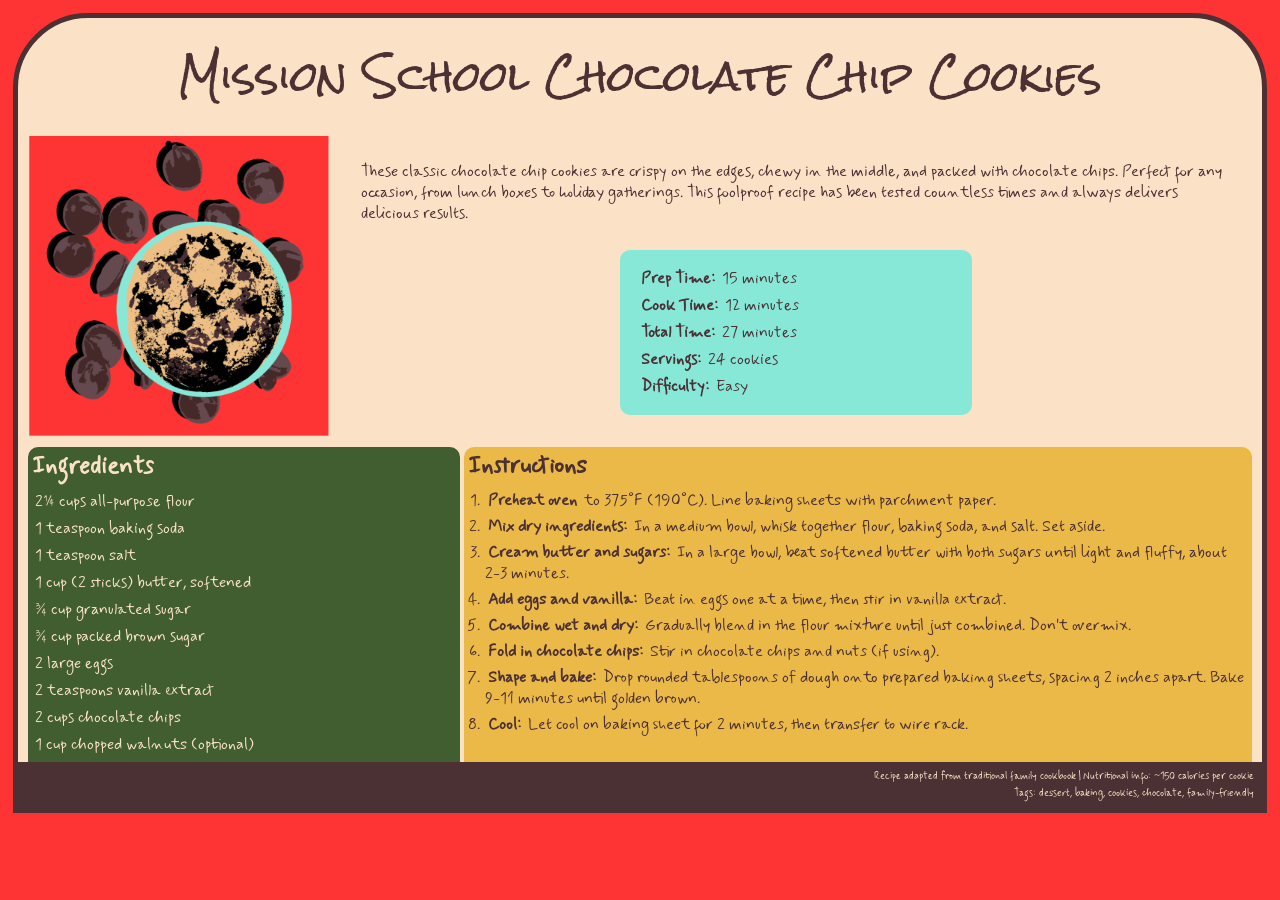
<file: index.html>
<!DOCTYPE html>
<html lang="en">
<head>
    <meta charset="UTF-8">
    <meta name="viewport" content="width=device-width, initial-scale=1.0">
    <title>Recipe Card Assignment - Make This Beautiful!</title>
    <link rel="stylesheet" href="style.css">
    <link rel="preconnect" href="https://fonts.googleapis.com">
    <link rel="preconnect" href="https://fonts.gstatic.com" crossorigin>
    <link href="https://fonts.googleapis.com/css2?family=Mynerve&family=Rock+Salt&display=swap" rel="stylesheet">
</head>
<body>
    <div class="recipe-container">
        <!-- Recipe Header Section -->
            <header class="recipe-header">
                <h1 class="recipe-title">Mission School Chocolate Chip Cookies</h1>
            </header>
            <div class="recipe-intro">
                <img src="cookie-image.png" 
                    alt="Golden brown chocolate chip cookies on a cooling rack" 
                    class="recipe-image">
                    <section class="description-and-meta">
                        
        <!-- Recipe Description -->
                        <section class="recipe-description">
                            <p>These classic chocolate chip cookies are crispy on the edges, chewy in the middle, and packed with chocolate chips. Perfect for any occasion, from lunch boxes to holiday gatherings. This foolproof recipe has been tested countless times and always delivers delicious results.</p>
                        </section>
                                <!-- Recipe Meta Information -->
                        <section class="recipe-meta">
                            <div class="meta-item">
                                <strong>Prep Time:</strong> 15 minutes
                            </div>
                            <div class="meta-item">
                                <strong>Cook Time:</strong> 12 minutes
                            </div>
                            <div class="meta-item">
                                <strong>Total Time:</strong> 27 minutes
                            </div>
                            <div class="meta-item">
                                <strong>Servings:</strong> 24 cookies
                            </div>
                            <div class="meta-item">
                                <strong>Difficulty:</strong> Easy
                            </div>
                        </section>
                    </section>
                
            </div>
            
       


<section class="ingredients-and-instructions">
     <!-- Ingredients Section -->    
        <section class="ingredients-section">
            <h2>Ingredients</h2>
            <ul class="ingredients-list">
                <li>2¼ cups all-purpose flour</li>
                <li>1 teaspoon baking soda</li>
                <li>1 teaspoon salt</li>
                <li>1 cup (2 sticks) butter, softened</li>
                <li>¾ cup granulated sugar</li>
                <li>¾ cup packed brown sugar</li>
                <li>2 large eggs</li>
                <li>2 teaspoons vanilla extract</li>
                <li>2 cups chocolate chips</li>
                <li>1 cup chopped walnuts (optional)</li>
            </ul>
        </section>
        <!-- Instructions Section -->
        <section class="instructions-section">
            <h2>Instructions</h2>
            <ol class="instructions-list">
                <li class="instruction-step">
                    <strong>Preheat oven</strong> to 375°F (190°C). Line baking sheets with parchment paper.
                </li>
                <li class="instruction-step">
                    <strong>Mix dry ingredients:</strong> In a medium bowl, whisk together flour, baking soda, and salt. Set aside.
                </li>
                <li class="instruction-step">
                    <strong>Cream butter and sugars:</strong> In a large bowl, beat softened butter with both sugars until light and fluffy, about 2-3 minutes.
                </li>
                <li class="instruction-step">
                    <strong>Add eggs and vanilla:</strong> Beat in eggs one at a time, then stir in vanilla extract.
                </li>
                <li class="instruction-step">
                    <strong>Combine wet and dry:</strong> Gradually blend in the flour mixture until just combined. Don't overmix.
                </li>
                <li class="instruction-step">
                    <strong>Fold in chocolate chips:</strong> Stir in chocolate chips and nuts (if using).
                </li>
                <li class="instruction-step">
                    <strong>Shape and bake:</strong> Drop rounded tablespoons of dough onto prepared baking sheets, spacing 2 inches apart. Bake 9-11 minutes until golden brown.
                </li>
                <li class="instruction-step">
                    <strong>Cool:</strong> Let cool on baking sheet for 2 minutes, then transfer to wire rack.
                </li>
            </ol>
        </section>


    
</section>
  
        
        <!-- Recipe Footer -->
        <footer class="recipe-footer">
            <p>Recipe adapted from traditional family cookbook | Nutritional info: ~150 calories per cookie</p>
            <p>Tags: dessert, baking, cookies, chocolate, family-friendly</p>
        </footer>

    </div>  
</body>
</html>
</file>
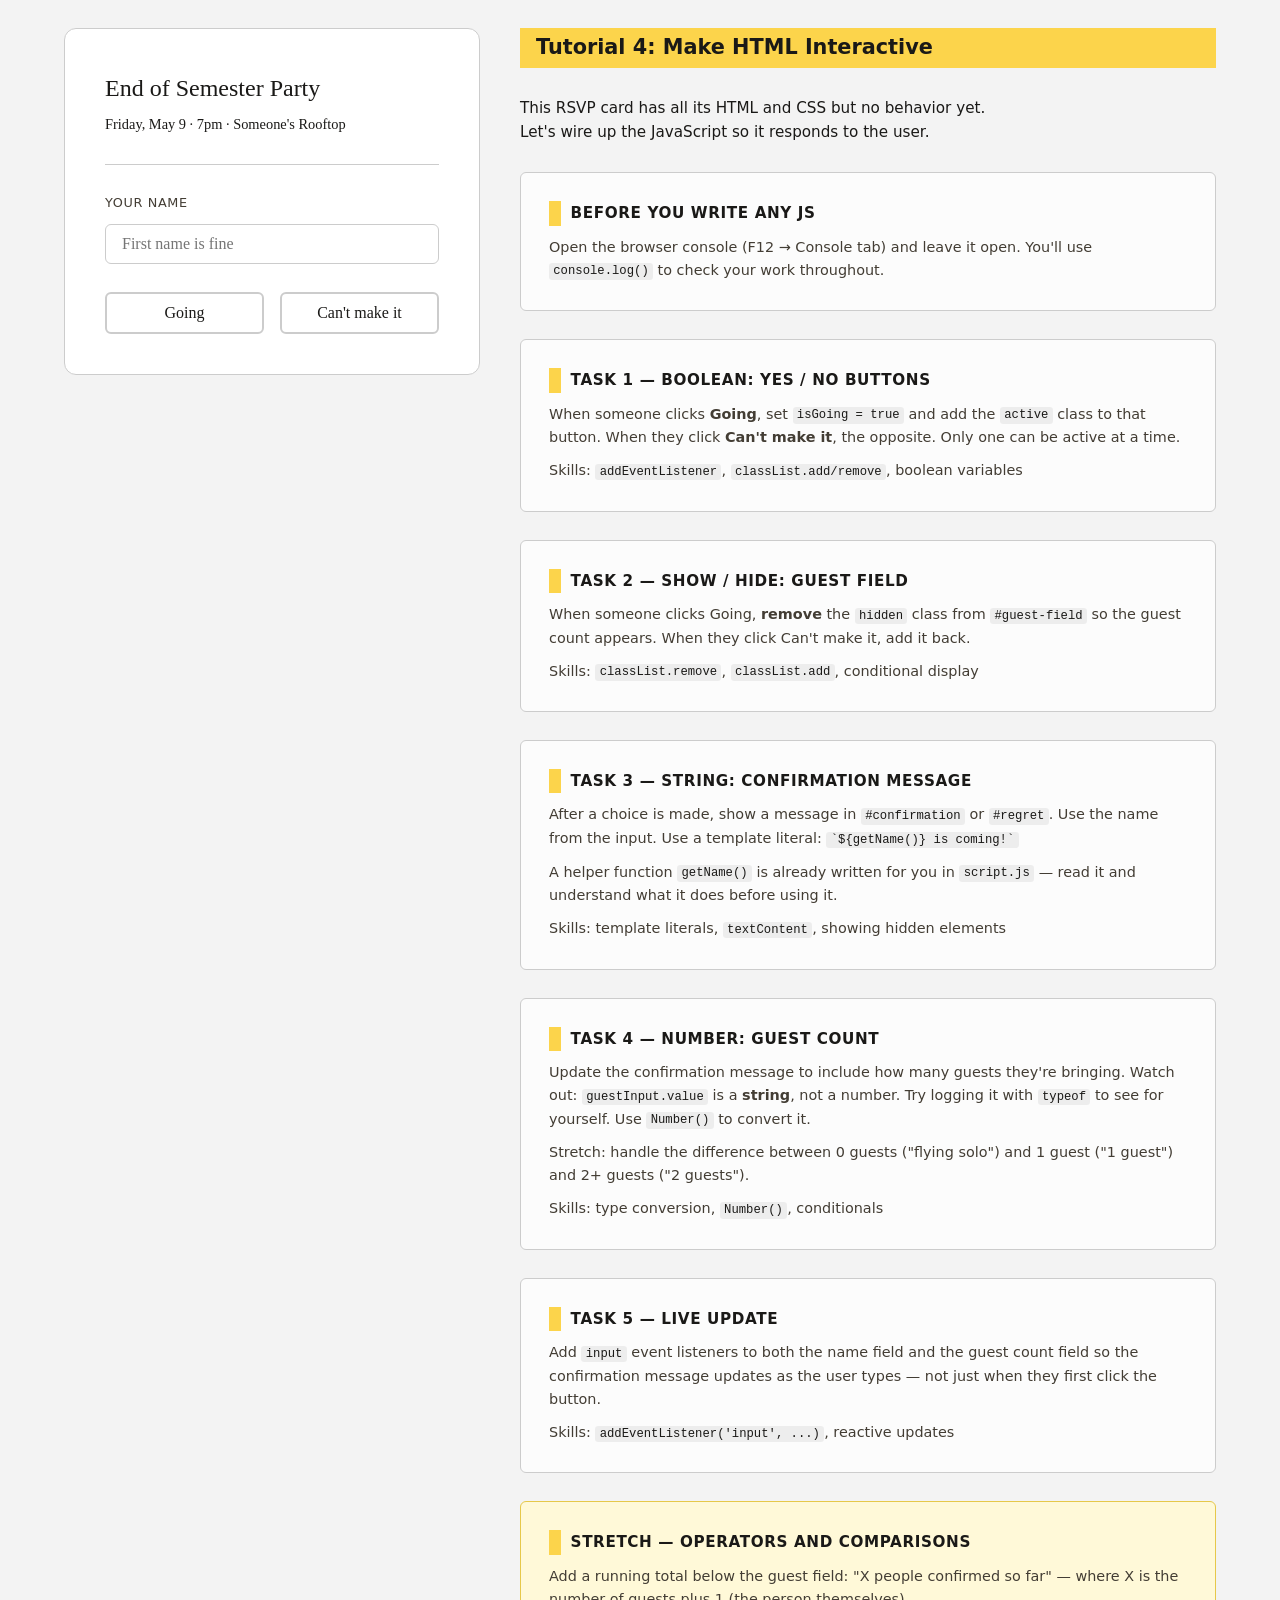
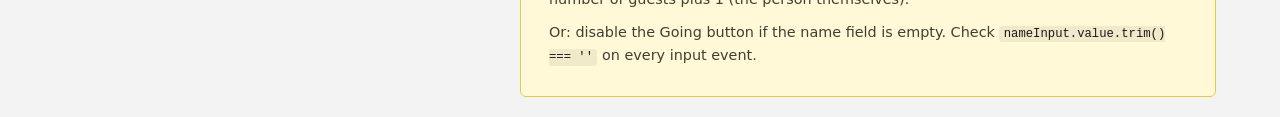
<file: tutorial_4/index.html>
<!DOCTYPE html>
<html lang="en">
<head>
  <meta charset="UTF-8">
  <meta name="viewport" content="width=device-width, initial-scale=1.0">
  <title>Tutorial 4: JavaScript Fundamentals</title>
  <link rel="stylesheet" href="style.css">
</head>
<body>

  <div class="page">

    <!-- ── left: the RSVP card ──────────────────────────────── -->
    <div class="card" id="rsvp-card">

      <div class="event-header">
        <h1 class="event-title">End of Semester Party</h1>
        <p class="event-meta">Friday, May 9 &middot; 7pm &middot; Someone's Rooftop</p>
      </div>

      <!-- string: name -->
      <div class="field">
        <label for="name-input">Your name</label>
        <input type="text" id="name-input" placeholder="First name is fine">
      </div>

      <!-- boolean: going or not -->
      <div class="rsvp-buttons">
        <button class="btn btn-yes" id="btnYes">Going</button>
        <button class="btn btn-no"  id="btnNo">Can't make it</button>
      </div>

      <!-- number: guest count, hidden until yes -->
      <div class="guest-field hidden" id="guest-field">
        <label for="guest-input">Bringing anyone?</label>
        <input type="number" id="guest-input" value="0" min="0" max="10">
        <!-- 
          Note: type="number" still gives you a STRING from .value
          You have to convert it. We'll see this below.
        -->
      </div>

      <!-- confirmation messages, hidden until a choice is made -->
      <div class="confirmation hidden" id="confirmation"></div>
      <div class="regret     hidden" id="regret"></div>

    </div>

    <!-- ── right: tasks panel ───────────────────────────────── -->
    <aside class="tasks-panel">

      <h2>Tutorial 4: Make HTML Interactive</h2>
      <p class="intro">
        This RSVP card has all its HTML and CSS but no behavior yet. <br />
        Let's wire up the JavaScript so it responds to the user.
      </p>

      <div class="task-group">
        <h3>Before you write any JS</h3>
        <p>Open the browser console (F12 → Console tab) and leave it open. 
           You'll use <code>console.log()</code> to check your work throughout.</p>
      </div>

      <div class="task-group">
        <h3>Task 1 — Boolean: Yes / No buttons</h3>
        <p>
          When someone clicks <strong>Going</strong>, set <code>isGoing = true</code>
          and add the <code>active</code> class to that button.
          When they click <strong>Can't make it</strong>, the opposite.
          Only one can be active at a time.
        </p>
        <p>Skills: <code>addEventListener</code>, <code>classList.add/remove</code>, boolean variables</p>
      </div>

      <div class="task-group">
        <h3>Task 2 — Show / hide: guest field</h3>
        <p>
          When someone clicks Going, <strong>remove</strong> the <code>hidden</code> class
          from <code>#guest-field</code> so the guest count appears.
          When they click Can't make it, add it back.
        </p>
        <p>Skills: <code>classList.remove</code>, <code>classList.add</code>, conditional display</p>
      </div>

      <div class="task-group">
        <h3>Task 3 — String: confirmation message</h3>
        <p>
          After a choice is made, show a message in <code>#confirmation</code> or 
          <code>#regret</code>. Use the name from the input.
          Use a template literal: <code>`${getName()} is coming!`</code>
        </p>
        <p>
          A helper function <code>getName()</code> is already written for you in 
          <code>script.js</code> — read it and understand what it does before using it.
        </p>
        <p>Skills: template literals, <code>textContent</code>, showing hidden elements</p>
      </div>

      <div class="task-group">
        <h3>Task 4 — Number: guest count</h3>
        <p>
          Update the confirmation message to include how many guests they're bringing.
          Watch out: <code>guestInput.value</code> is a <strong>string</strong>, not a number.
          Try logging it with <code>typeof</code> to see for yourself.
          Use <code>Number()</code> to convert it.
        </p>
        <p>
          Stretch: handle the difference between 0 guests ("flying solo") and 
          1 guest ("1 guest") and 2+ guests ("2 guests").
        </p>
        <p>Skills: type conversion, <code>Number()</code>, conditionals</p>
      </div>

      <div class="task-group">
        <h3>Task 5 — Live update</h3>
        <p>
          Add <code>input</code> event listeners to both the name field and the guest
          count field so the confirmation message updates as the user types —
          not just when they first click the button.
        </p>
        <p>Skills: <code>addEventListener('input', ...)</code>, reactive updates</p>
      </div>

      <div class="task-group task-stretch">
        <h3>Stretch — Operators and comparisons</h3>
        <p>
          Add a running total below the guest field: 
          "X people confirmed so far" — where X is the number of guests plus 1 (the person themselves).
        </p>
        <p>
          Or: disable the Going button if the name field is empty.
          Check <code>nameInput.value.trim() === ''</code> on every input event.
        </p>
      </div>

    </aside>

  </div>

  <script src="script.js"></script>
</body>
</html>
</file>
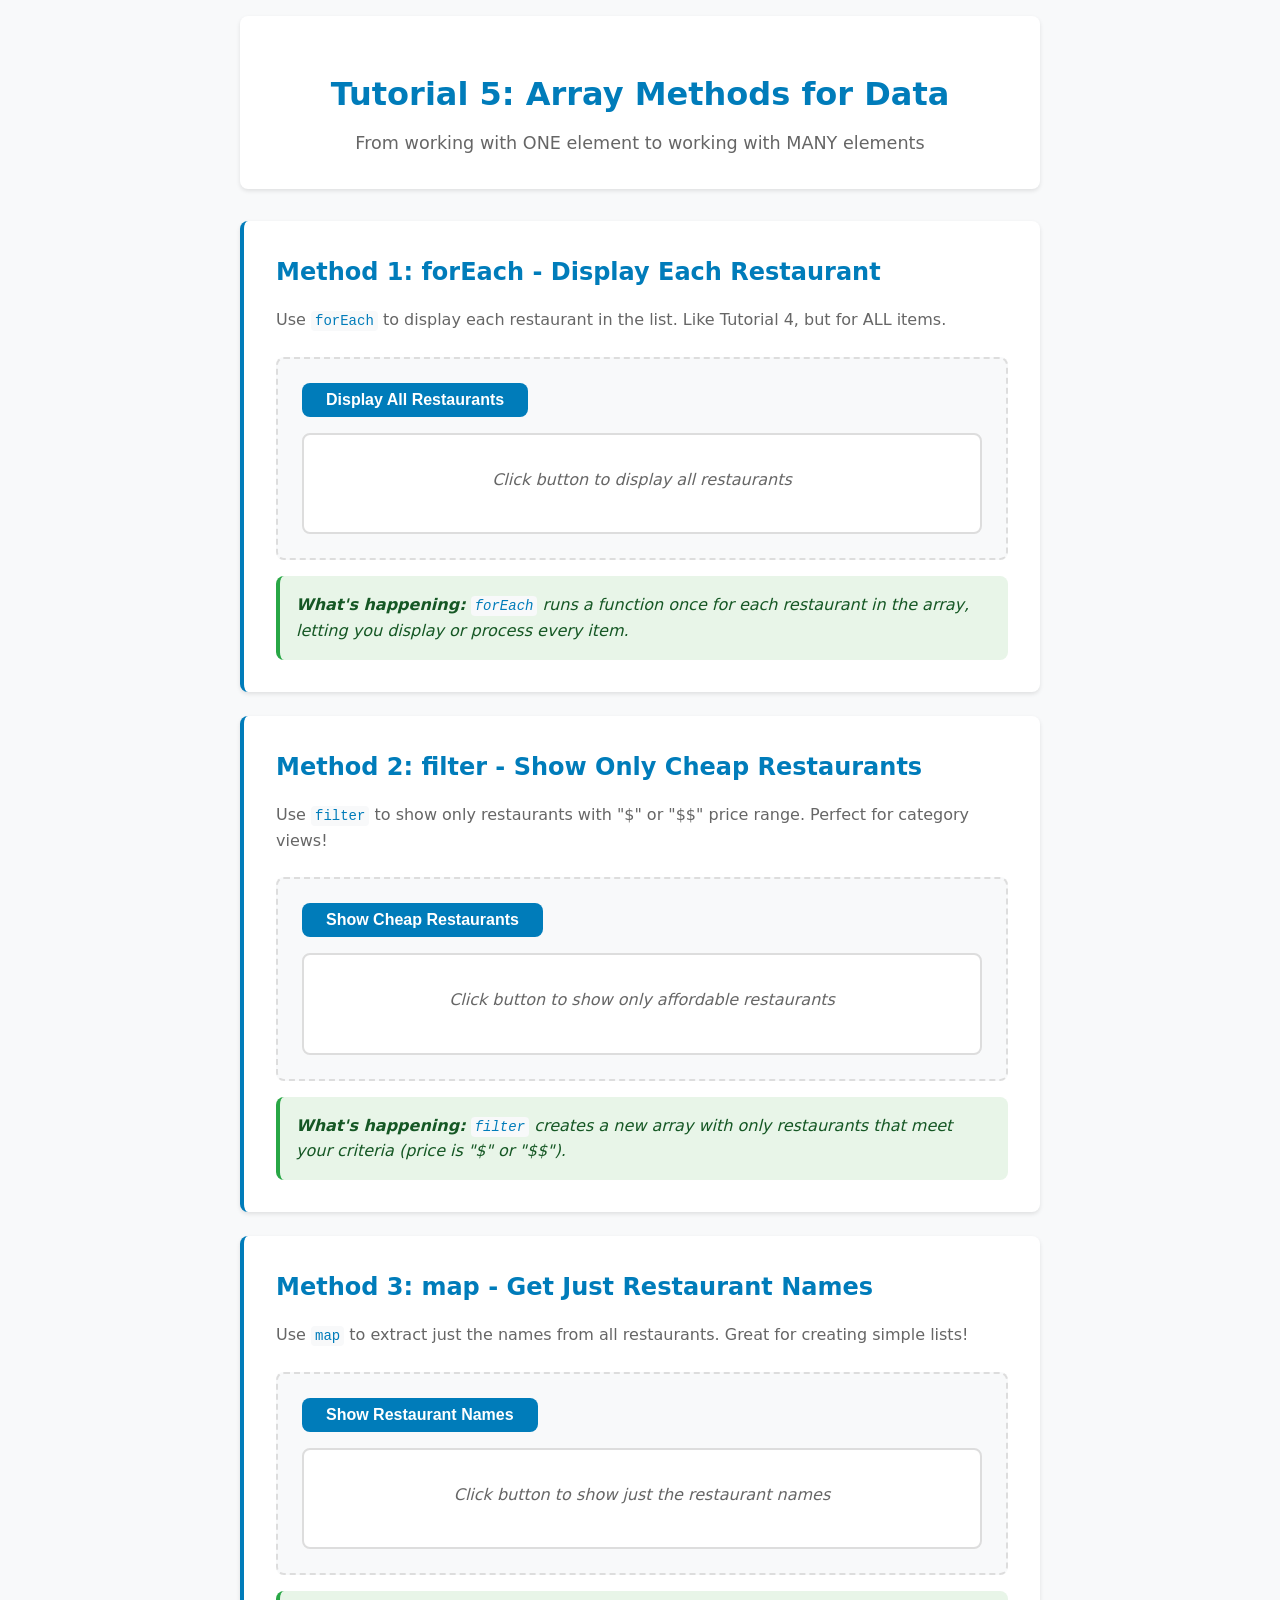
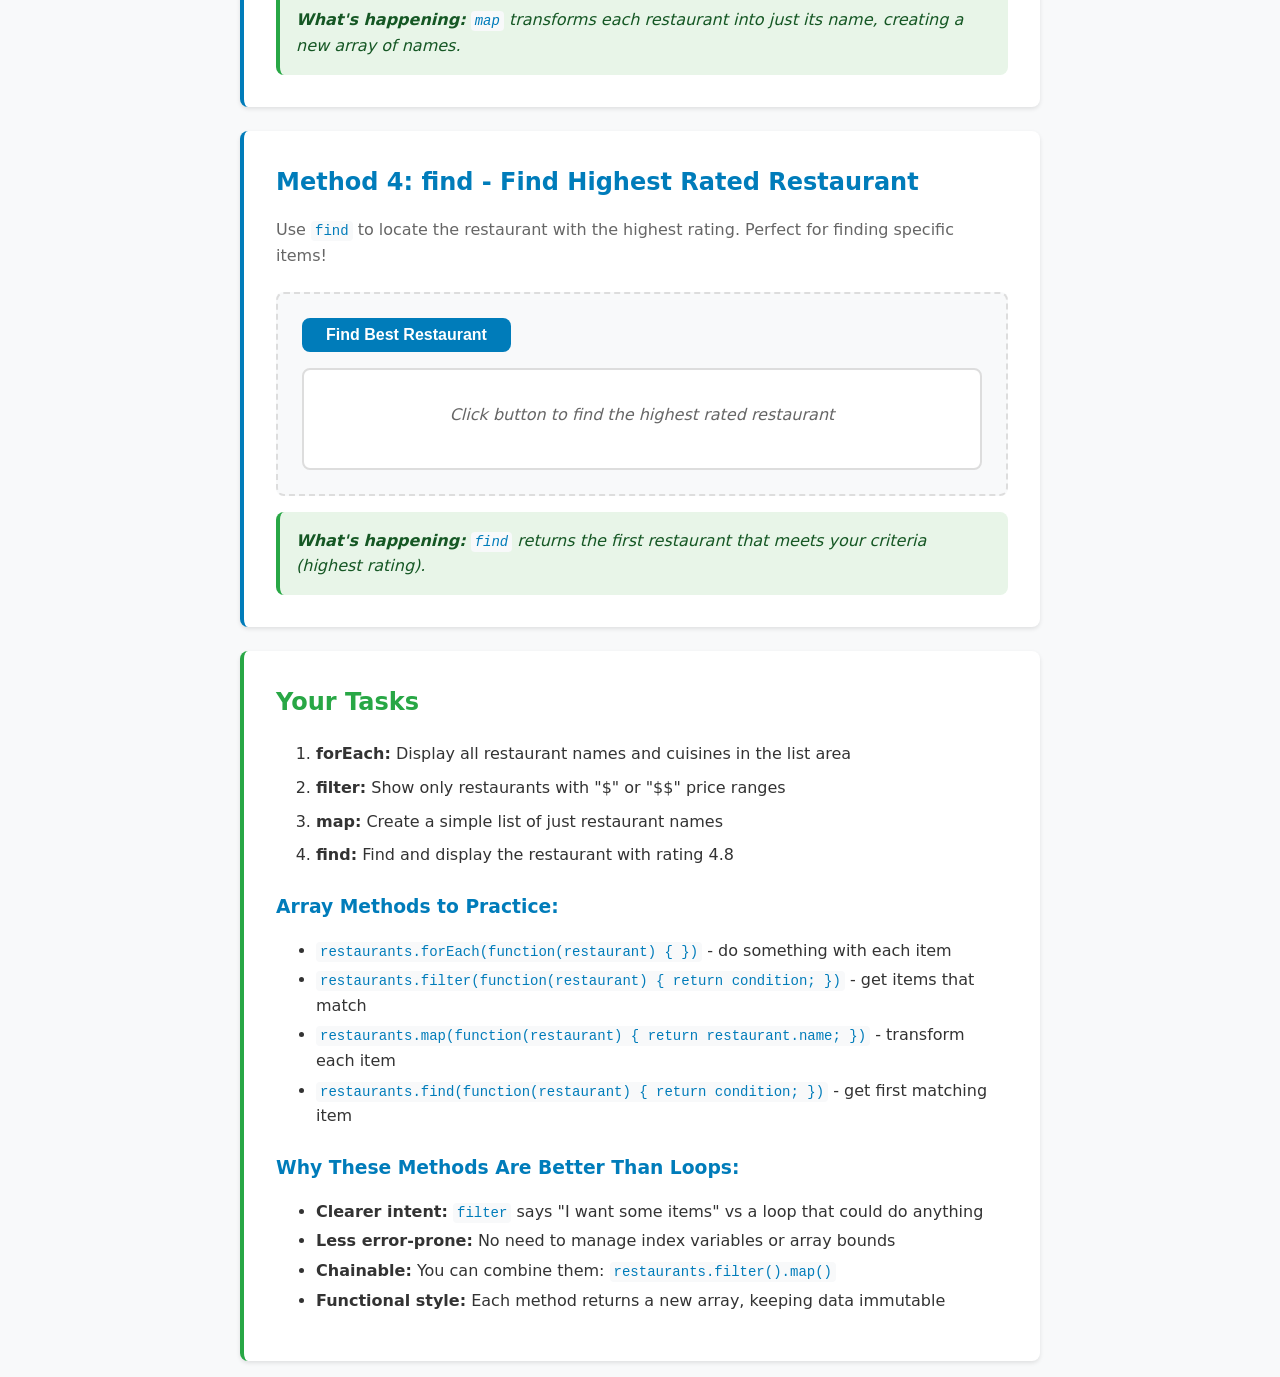
<file: tutorial_5_arrays/index.html>
<!DOCTYPE html>
<html lang="en">
<head>
    <meta charset="UTF-8">
    <meta name="viewport" content="width=device-width, initial-scale=1.0">
    <title>Tutorial 5: Array Methods for Data</title>
    <link rel="stylesheet" href="style.css">
</head>
<body>
    <div class="container">
        <header>
            <h1>Tutorial 5: Array Methods for Data</h1>
            <p>From working with ONE element to working with MANY elements</p>
        </header>

        <!-- Method 1: forEach - Do something to each item -->
        <section class="method-section">
            <h2>Method 1: forEach - Display Each Restaurant</h2>
            <p>Use <code>forEach</code> to display each restaurant in the list. Like Tutorial 4, but for ALL items.</p>
            
            <div class="demo-area">
                <button id="display-button" class="method-button">Display All Restaurants</button>
                <div id="restaurant-list" class="result-area">
                    <p class="placeholder">Click button to display all restaurants</p>
                </div>
            </div>
            
            <div class="explanation">
                <p><strong>What's happening:</strong> <code>forEach</code> runs a function once for each restaurant in the array, letting you display or process every item.</p>
            </div>
        </section>

        <!-- Method 2: filter - Show only items that match criteria -->
        <section class="method-section">
            <h2>Method 2: filter - Show Only Cheap Restaurants</h2>
            <p>Use <code>filter</code> to show only restaurants with "$" or "$$" price range. Perfect for category views!</p>
            
            <div class="demo-area">
                <button id="filter-button" class="method-button">Show Cheap Restaurants</button>
                <div id="filtered-list" class="result-area">
                    <p class="placeholder">Click button to show only affordable restaurants</p>
                </div>
                
            </div>
            
            <div class="explanation">
                <p><strong>What's happening:</strong> <code>filter</code> creates a new array with only restaurants that meet your criteria (price is "$" or "$$").</p>
            </div>
        </section>

        <!-- Method 3: map - Transform data to get specific information -->
        <section class="method-section">
            <h2>Method 3: map - Get Just Restaurant Names</h2>
            <p>Use <code>map</code> to extract just the names from all restaurants. Great for creating simple lists!</p>
            
            <div class="demo-area">
                <button id="map-button" class="method-button">Show Restaurant Names</button>
                <div id="mapped-list" class="result-area">
                    <p class="placeholder">Click button to show just the restaurant names</p>
                </div>
            </div>
            
            <div class="explanation">
                <p><strong>What's happening:</strong> <code>map</code> transforms each restaurant into just its name, creating a new array of names.</p>
            </div>
        </section>

        <!-- Method 4: find - Get one specific item -->
        <section class="method-section">
            <h2>Method 4: find - Find Highest Rated Restaurant</h2>
            <p>Use <code>find</code> to locate the restaurant with the highest rating. Perfect for finding specific items!</p>
            
            <div class="demo-area">
                <button id="find-button" class="method-button">Find Best Restaurant</button>
                <div id="found-item" class="result-area">
                    <p class="placeholder">Click button to find the highest rated restaurant</p>
                </div>
            </div>
            
            <div class="explanation">
                <p><strong>What's happening:</strong> <code>find</code> returns the first restaurant that meets your criteria (highest rating).</p>
            </div>
        </section>

        <!-- Tutorial Instructions -->
        <section class="tutorial-instructions">
            <h2>Your Tasks</h2>
            <ol>
                <li><strong>forEach:</strong> Display all restaurant names and cuisines in the list area</li>
                <li><strong>filter:</strong> Show only restaurants with "$" or "$$" price ranges</li>
                <li><strong>map:</strong> Create a simple list of just restaurant names</li>
                <li><strong>find:</strong> Find and display the restaurant with rating 4.8</li>
            </ol>
            
            <h3>Array Methods to Practice:</h3>
            <ul>
                <li><code>restaurants.forEach(function(restaurant) { })</code> - do something with each item</li>
                <li><code>restaurants.filter(function(restaurant) { return condition; })</code> - get items that match</li>
                <li><code>restaurants.map(function(restaurant) { return restaurant.name; })</code> - transform each item</li>
                <li><code>restaurants.find(function(restaurant) { return condition; })</code> - get first matching item</li>
            </ul>
            
            <h3>Why These Methods Are Better Than Loops:</h3>
            <ul>
                <li><strong>Clearer intent:</strong> <code>filter</code> says "I want some items" vs a loop that could do anything</li>
                <li><strong>Less error-prone:</strong> No need to manage index variables or array bounds</li>
                <li><strong>Chainable:</strong> You can combine them: <code>restaurants.filter().map()</code></li>
                <li><strong>Functional style:</strong> Each method returns a new array, keeping data immutable</li>
            </ul>
        </section>
    </div>

    <script src="script.js" defer></script>
</body>
</html>
</file>
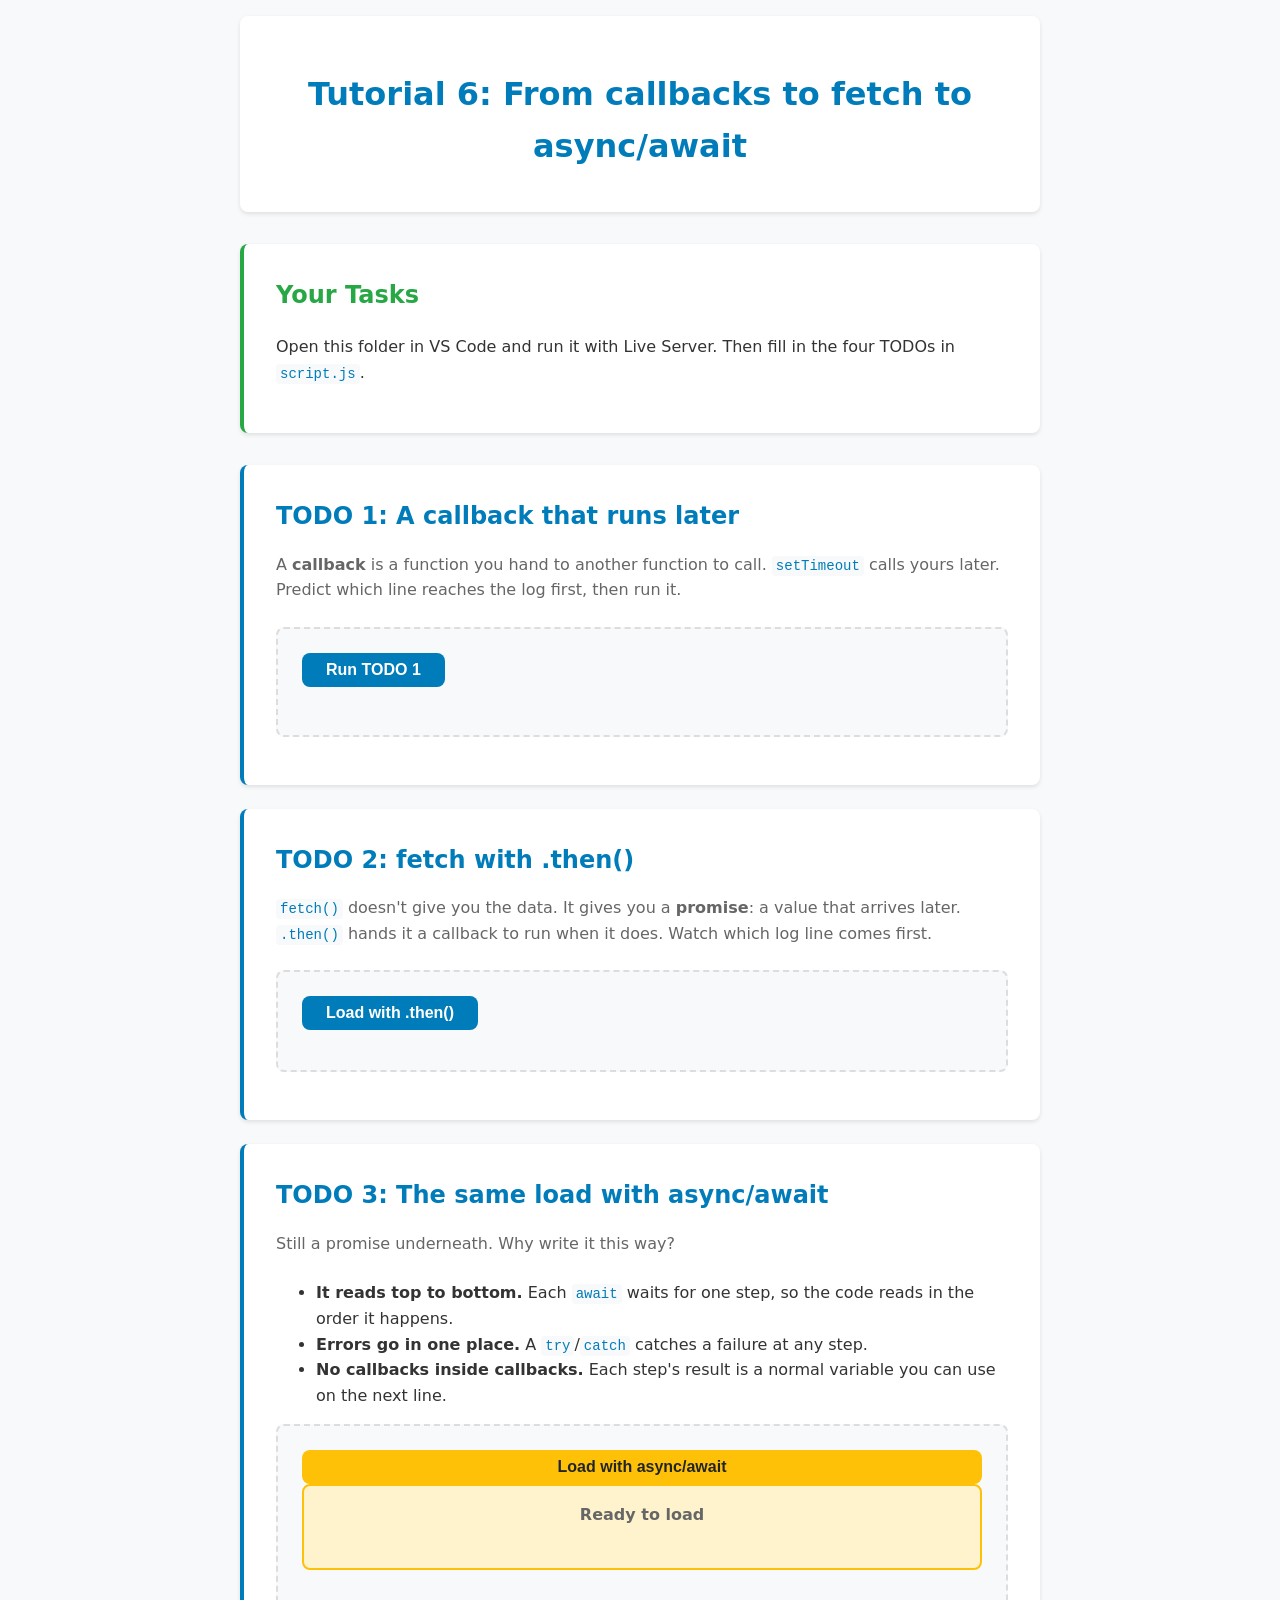
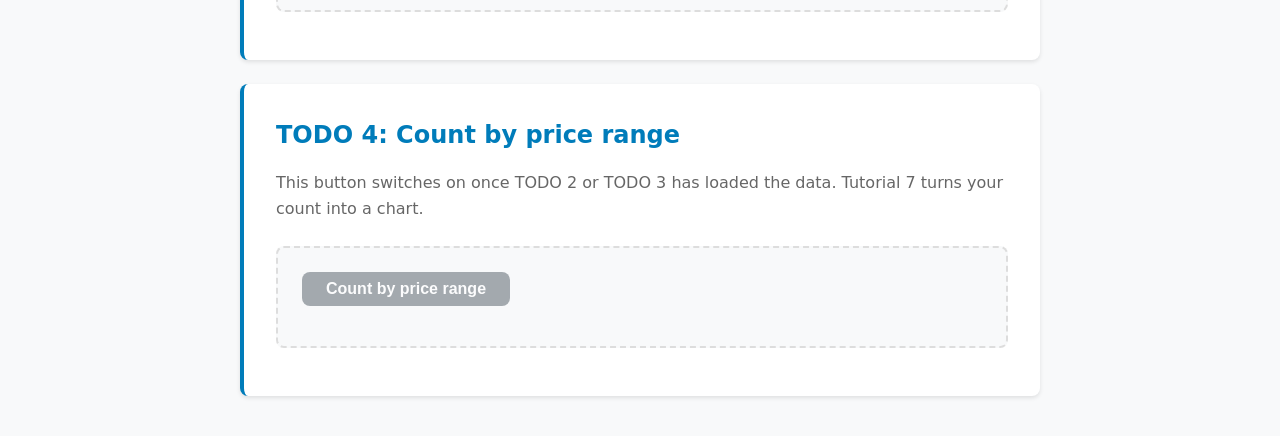
<file: tutorial_6_async/index.html>
<!DOCTYPE html>
<html lang="en">
<head>
    <meta charset="UTF-8">
    <meta name="viewport" content="width=device-width, initial-scale=1.0">
    <title>Tutorial 6: From callbacks to fetch to async/await</title>
    <link rel="stylesheet" href="style.css">
</head>
<body>
    <div class="container">
        <header>
            <h1>Tutorial 6: From callbacks to fetch to async/await</h1>
        </header>

        <section class="tutorial-instructions">
            <h2>Your Tasks</h2>
            <p>Open this folder in VS Code and run it with Live Server. Then fill in the four TODOs in <code>script.js</code>.</p>
        </section>

        <section class="method-section">
            <h2>TODO 1: A callback that runs later</h2>
            <p>A <strong>callback</strong> is a function you hand to another function to call. <code>setTimeout</code> calls yours later. Predict which line reaches the log first, then run it.</p>
            <div class="demo-area">
                <button id="run-todo-1" class="method-button" type="button">Run TODO 1</button>
                <p id="ready-output" class="big-output"></p>
                <ol id="log-todo-1" class="event-log"></ol>
            </div>
        </section>

        <section class="method-section">
            <h2>TODO 2: fetch with .then()</h2>
            <p><code>fetch()</code> doesn't give you the data. It gives you a <strong>promise</strong>: a value that arrives later. <code>.then()</code> hands it a callback to run when it does. Watch which log line comes first.</p>
            <div class="demo-area">
                <button id="load-then" class="method-button" type="button">Load with .then()</button>
                <ol id="log-then" class="event-log"></ol>
            </div>
        </section>

        <section class="method-section">
            <h2>TODO 3: The same load with async/await</h2>
            <p>Still a promise underneath. Why write it this way?</p>
            <ul>
                <li><strong>It reads top to bottom.</strong> Each <code>await</code> waits for one step, so the code reads in the order it happens.</li>
                <li><strong>Errors go in one place.</strong> A <code>try</code>/<code>catch</code> catches a failure at any step.</li>
                <li><strong>No callbacks inside callbacks.</strong> Each step's result is a normal variable you can use on the next line.</li>
            </ul>
            <div class="demo-area">
                <button id="load-await" class="load-button" type="button">Load with async/await</button>
                <div id="loading-status" class="status-display">
                    <p class="status-message">Ready to load</p>
                </div>
            </div>
        </section>

        <section class="method-section">
            <h2>TODO 4: Count by price range</h2>
            <p>This button switches on once TODO 2 or TODO 3 has loaded the data. Tutorial 7 turns your count into a chart.</p>
            <div class="demo-area">
                <button id="count-by-price" class="method-button" type="button" disabled>Count by price range</button>
                <div id="count-output"></div>
            </div>
        </section>
    </div>
    <script src="script.js"></script>
</body>
</html>
</file>
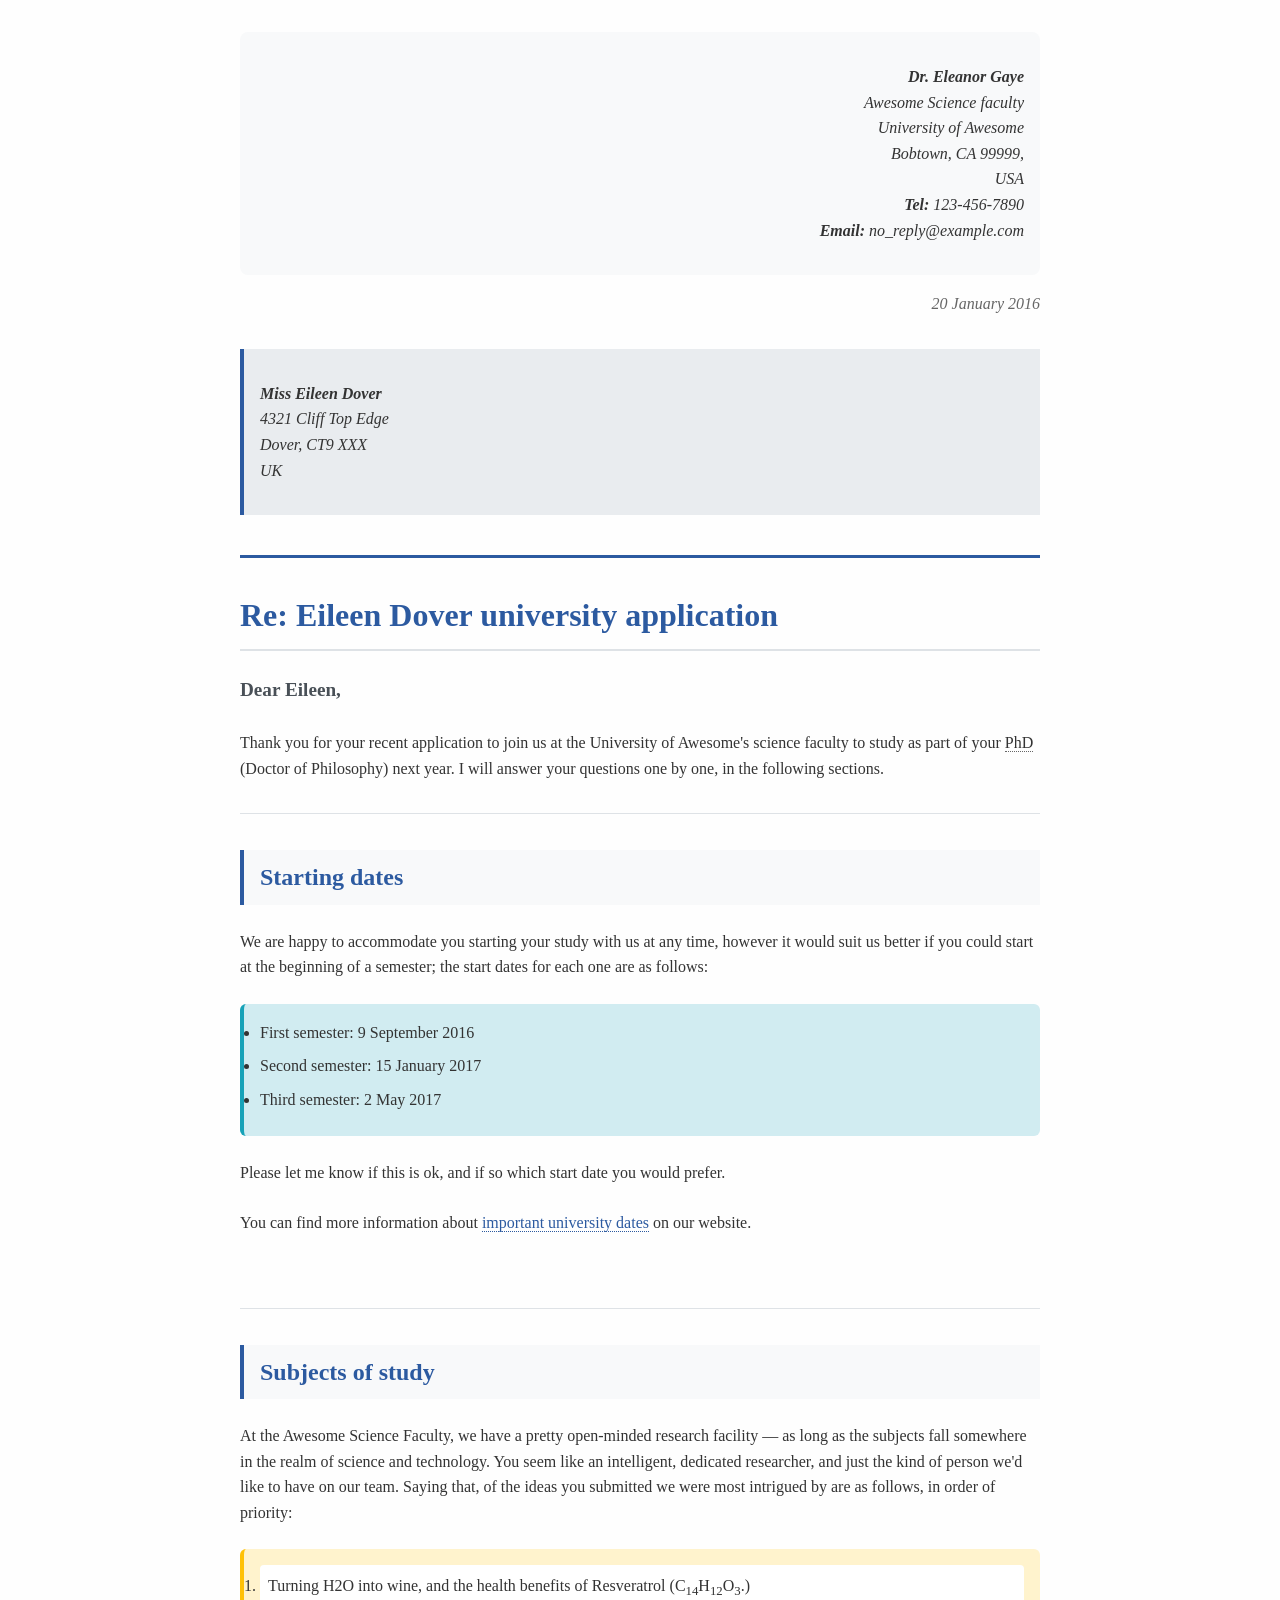
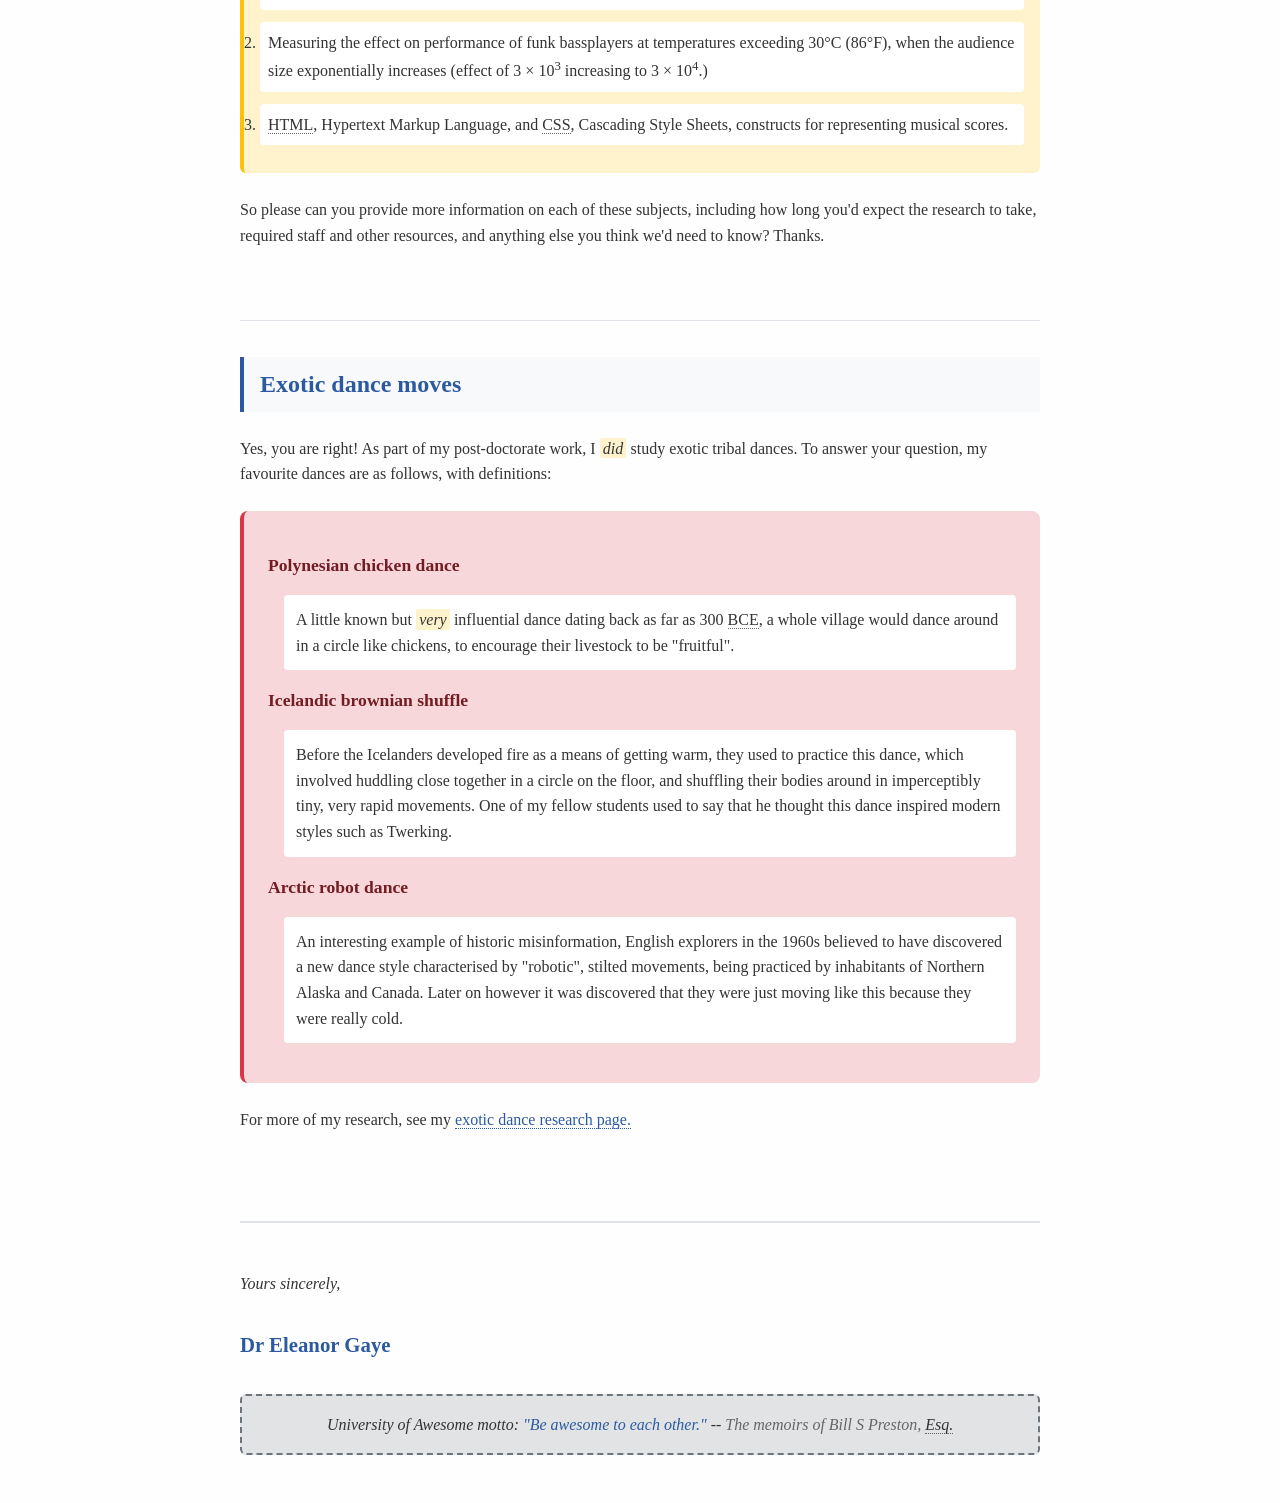
<file: tutorial_1.html>
<!DOCTYPE html>
<head>
    <meta charset="utf-8">
    <title>Tutorial_1</title>
    <link href="tutorial_1_letter_styles.css" rel="stylesheet">
</head>

<body class="letter-document">

<div class="letter-header">
    <div class="sender-info">
       <p>
            <i><strong>Dr. Eleanor Gaye</strong><br>
            Awesome Science faculty <br>
            University of Awesome <br>
            Bobtown, CA 99999, <br>
            USA <br>
            <strong>Tel:</strong> 123-456-7890 <br>
            <strong>Email:</strong> no_reply@example.com</i>
       </p> 
    </div>
    
    <p class="letter-date">
        20 January 2016
    </p>

    <div class="recipient-info">
        <p>
            <i><strong>Miss Eileen Dover</strong><br>
            4321 Cliff Top Edge<br>
            Dover, CT9 XXX<br>
            UK</i>
        </p>
    </div>

</div>


<H1 class="letter-subject">
    Re: Eileen Dover university application
</H1>

<p class="letter-greeting">
Dear Eileen,
</p>

<p class="letter-paragraph">
Thank you for your recent application to join us at the University of Awesome's science faculty to study as part of your <a class="abbreviation">PhD</a> (Doctor of Philosophy) next year. I will answer your questions one by one, in the following sections.
</p>

<div class="content-section">
    <h2 class="section-heading ">
        Starting dates
    </h2>

    <p class="letter-paragraph">
    We are happy to accommodate you starting your study with us at any time, however it would suit us better if you could start at the beginning of a semester; the start dates for each one are as follows:
    </p>

    <ul class="semester-dates">
        <li>First semester: 9 September 2016</li>
        <li>Second semester: 15 January 2017</li>
        <li>Third semester: 2 May 2017</li>
    </ul>

    <p class="letter-paragraph">
    Please let me know if this is ok, and if so which start date you would prefer.
    </p>

    <p class="letter-paragraph">
    You can find more information about <a class="letter-link" href="">important university dates</a> on our website.
    </p>
</div>

<div class="content-section">
    <h2 class="section-heading">
        Subjects of study
    </h2>

    <p class="letter-paragraph">
        At the Awesome Science Faculty, we have a pretty open-minded research facility — as long as the subjects fall somewhere in the realm of science and technology. You seem like an intelligent, dedicated researcher, and just the kind of person we'd like to have on our team. Saying that, of the ideas you submitted we were most intrigued by are as follows, in order of priority:
    </p>

    <ol class="priority-list">
        <li>
            Turning H2O into wine, and the health benefits of Resveratrol (C<sub class="subscript">14</sub>H<sub class="subscript">12</sub>O<sub class="subscript">3</sub>.)
        </li>
        <li>
            Measuring the effect on performance of funk bassplayers at temperatures exceeding 30°C (86°F), when the audience size exponentially increases (effect of 3 × 10<sup class="superscript">3</sup> increasing to 3 × 10<sup class="superscript">4</sup>.)
        </li>
        <li>
            <a class="abbreviation">HTML</a>, Hypertext Markup Language, and <a class="abbreviation">CSS</a>, Cascading Style Sheets, constructs for representing musical scores.
        </li>
    </ol>

    <p class="letter-paragraph">
    So please can you provide more information on each of these subjects, including how long you'd expect the research to take, required staff and other resources, and anything else you think we'd need to know? Thanks.
    </p>
</div>

<div class="content-section">
    <h2 class="section-heading">
        Exotic dance moves
    </h2>

    <p class="letter-paragraph">
    Yes, you are right! As part of my post-doctorate work, I <i class="emphasis">did</i> study exotic tribal dances. To answer your question, my favourite dances are as follows, with definitions:
    </p>

    <div class="dance-definitions">
        <p class="dance-term">Polynesian chicken dance</p>
        <p class="dance-definition">A little known but <i class="emphasis">very</i> influential dance dating back as far as 300 <a class="abbreviation">BCE</a>, a whole village would dance around in a circle like chickens, to encourage their livestock to be "fruitful".</p>
        <p class="dance-term">Icelandic brownian shuffle</p>
        <p class="dance-definition">Before the Icelanders developed fire as a means of getting warm, they used to practice this dance, which involved huddling close together in a circle on the floor, and shuffling their bodies around in imperceptibly tiny, very rapid movements. One of my fellow students used to say that he thought this dance inspired modern styles such as Twerking.</p>
        <p class="dance-term">Arctic robot dance</p>
        <p class="dance-definition">An interesting example of historic misinformation, English explorers in the 1960s believed to have discovered a new dance style characterised by "robotic", stilted movements, being practiced by inhabitants of Northern Alaska and Canada. Later on however it was discovered that they were just moving like this because they were really cold.</p> 
    </div>


   <p class="letter-paragraph">For more of my research, see my <a class="letter-link" href="">exotic dance research page.</a></p> 
</div>

    
<div class="letter-closing">
    <p class="closing-phrase ">
        Yours sincerely,
    </p>

    <p class="signature">
        Dr Eleanor Gaye
    </p>

    <p class="university-motto">
        University of Awesome motto: <a class="inline-quote">"Be awesome to each other."</a> -- <a class="citation">The memoirs of Bill S Preston, <a class="abbreviation">Esq.</a></a> 
    </p>
</div>



</body>
</file>
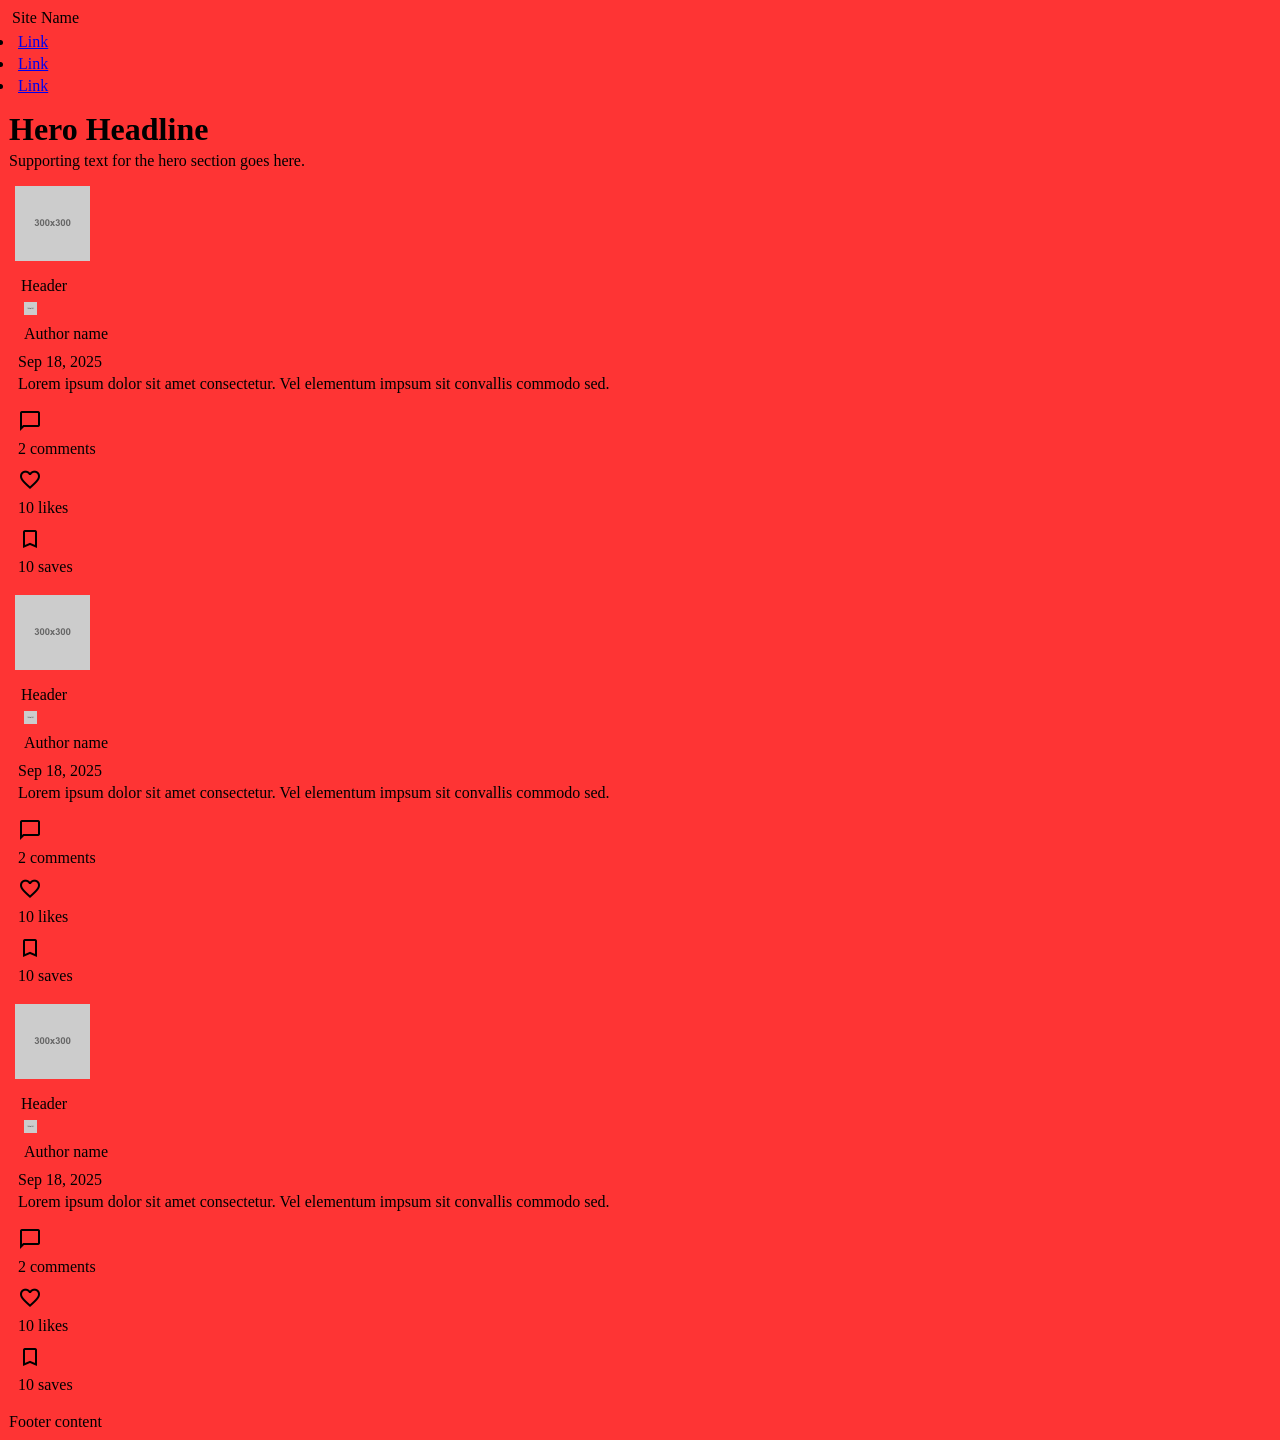
<file: tutorial_2.html>
<!DOCTYPE html>
<html lang="en">
<head>
  <meta charset="UTF-8">
  <meta name="viewport" content="width=device-width, initial-scale=1.0">
  <title>Tutorial 3: Grid Layout</title>
    <link href="https://fonts.googleapis.com/css2?family=Material+Symbols+Outlined" rel="stylesheet" />
  <link rel="stylesheet" href="style.css">

</head>
<body class="page-layout">
  <header class="site-header">
    <nav class="header-nav">
      <!-- Style this flexible nav component -->
      <span class="logo">Site Name</span>
      <ul class="nav-links">
        <li><a href="#">Link</a></li>
        <li><a href="#">Link</a></li>
        <li><a href="#">Link</a></li>
      </ul>
    </nav>
  </header>
  <main class="hero-section">
    <h1>Hero Headline</h1>
    <p>Supporting text for the hero section goes here.</p>
  </main>
  
  <section class="list-section">
    <!-- Add your repeating component in here -->
    <div class="list-item">
      <div class="list-content">
      <img src="[data-uri]" width="75" height="75" alt="Placeholder">
     <div>
      <div class="list-header">
        <p>Header</p>
        <div class="author">
          <img class="author-image" src="[data-uri]" width="13" height="13" alt="Placeholder">
          <p class="author-name">Author name</p>
        </div>
      </div>
        <p class="date">Sep 18, 2025</p>
        <p class="lorem-ipsum">Lorem ipsum dolor sit amet consectetur. Vel elementum impsum sit convallis commodo sed.</p>
        </div>
        </div>
        <div class="list-actions">

        <div class="icons">
          <span class="material-symbols-outlined">
            chat_bubble
          </span>
          <p>2 comments</p>
        </div>
        <div class="icons">
           <span class="material-symbols-outlined">
            favorite
          </span>     
          <p>10 likes</p>
        </div>
        <div class="icons">
            <span class="material-symbols-outlined">
            bookmark
          </span>
          <p>10 saves</p>
        </div>
          
        </div>
     </div>
      
    </div> 
    <div class="list-item">
      <div class="list-content">
      <img src="[data-uri]" width="75" height="75" alt="Placeholder">
     <div>
      <div class="list-header">
        <p>Header</p>
        <div class="author">
          <img class="author-image" src="[data-uri]" width="13" height="13" alt="Placeholder">
          <p class="author-name">Author name</p>
        </div>
      </div>
        <p class="date">Sep 18, 2025</p>
        <p class="lorem-ipsum">Lorem ipsum dolor sit amet consectetur. Vel elementum impsum sit convallis commodo sed.</p>
        </div>
        </div>
        <div class="list-actions">

        <div class="icons">
          <span class="material-symbols-outlined">
            chat_bubble
          </span>
          <p>2 comments</p>
        </div>
        <div class="icons">
           <span class="material-symbols-outlined">
            favorite
          </span>     
          <p>10 likes</p>
        </div>
        <div class="icons">
            <span class="material-symbols-outlined">
            bookmark
          </span>
          <p>10 saves</p>
        </div>
          
        </div>
     </div> 
    <div class="list-item">
      <div class="list-content">
      <img src="[data-uri]" width="75" height="75" alt="Placeholder">
     <div>
      <div class="list-header">
        <p>Header</p>
        <div class="author">
          <img class="author-image" src="[data-uri]" width="13" height="13" alt="Placeholder">
          <p class="author-name">Author name</p>
        </div>
      </div>
        <p class="date">Sep 18, 2025</p>
        <p class="lorem-ipsum">Lorem ipsum dolor sit amet consectetur. Vel elementum impsum sit convallis commodo sed.</p>
        </div>
        </div>
        <div class="list-actions">

        <div class="icons">
          <span class="material-symbols-outlined">
            chat_bubble
          </span>
          <p>2 comments</p>
        </div>
        <div class="icons">
           <span class="material-symbols-outlined">
            favorite
          </span>     
          <p>10 likes</p>
        </div>
        <div class="icons">
            <span class="material-symbols-outlined">
            bookmark
          </span>
          <p>10 saves</p>
        </div>
          
        </div>
     </div>
  
  </section>
  
  <footer class="site-footer">
    <p>Footer content</p>
  </footer>
</body>
</html>
</file>
<file: style.css>
/* INTENTIONALLY UGLY STARTER STYLES */
/* These styles are very, very ugly. */
/* Time to make them attractive, legible, and usable */

:root {
--color-red: #FE3434;
--color-tan: #FBE2C6;
--color-brown: #4b3034;
--color-blue: #87E8D8;
--color-green: #415E31;
--color-yellow: #EAB948;
}

* {
    margin: 2px;
    padding: 1px;
}

body {
    font-family: Times, serif;
    background-color: var(--color-red);
    margin: 0;
    padding: 0;
}

.rock-salt-regular {
  font-family: "Rock Salt", cursive;
  font-weight: 400;
  font-style: normal;
}

.mynerve-regular {
  font-family: "Mynerve", cursive;
  font-weight: 400;
  font-style: normal;
}


.recipe-container {
    background-color: var(--color-tan);
    border: 5px solid var(--color-brown);
    border-top-left-radius: 75px;
    border-top-right-radius: 75px;
    margin: 10px;
    padding: 5px;
    display: grid;
    grid-template-areas: 
    "a a "
    "b b "
    "c c "
    "d d "
    "e e";
    grid-template-columns: 1fr 1fr;
    grid-template-rows: auto;
    font-family: "Mynerve", cursive;
    color: var(--color-brown);
}

.recipe-header {
    grid-area: a;
    border-top-left-radius: 75px;
    border-top-right-radius: 75px;
    text-align: center;
}

.recipe-intro{
    grid-area: b;
    display: flex;
    flex-direction: row;
    flex-wrap:nowrap;
    width: 100%;
    background-color: var(--color-tan);
}

.recipe-title {
    font-size: 40px;
    font-family: "Rock Salt", cursive;
    font-weight: 400;
}

.description-and-meta{
    display: flex;
    flex: 1;
    flex-direction: column;
    align-items: center;
    justify-content: space-evenly;
}

.recipe-description {
    max-width: 95%;
}

.recipe-meta {
    display: flex;
    flex-direction: column;
     background-color: var(--color-blue);
     border-radius: 10px;
     padding: 15px;
     min-width: 35%;
     align-items: space-between;
}

.ingredients-and-instructions{
    grid-area: c;
    display: flex;
}

.ingredients-section {
    display: flex;
    flex-direction: column;
    background-color: var(--color-green);
    color: var(--color-tan);
    flex: 0;
    min-width: 35%;
    border-top-right-radius: 10px;
    border-top-left-radius: 10px;
    justify-content: center;
}

.ingredients-list {
    display: flex;
    flex-direction: column;
    list-style: none;
}

.ingredients-list li {
    margin: 2px;
    padding: 1px;
}

.instructions-section {
    background-color: var(--color-yellow);
    border-top-right-radius: 10px;
    border-top-left-radius: 10px;
}

.instructions-list {
    margin-left: 15px;
}

.instruction-step {
    margin: 3px;
}


.recipe-footer {
   grid-area: d;
    margin: -5px;
    padding: 5px;
    text-align: right;
    font-size: 10px;
    background-color: var(--color-brown);
    color: var(--color-tan);
}

.recipe-image {
    width: 300px;
    height: 300px;
    flex-shrink: 0;
}

@media (max-width: 48rem) {
  .recipe-container {
    grid-template-areas: 
  "a"
  "b"
  "c"
  "d"
  "e";
  grid-template-columns: 1fr;
  }
  .recipe-intro {
        flex-direction: column;
    }
.recipe-image{
    width: auto;
    height: auto;
    flex-shrink: 1;
}

.ingredients-and-instructions{
    flex-direction: column;
}
}
</file>
<file: tutorial_4/style.css>
/* =====================================================
   TUTORIAL 4: JAVASCRIPT FUNDAMENTALS
   Reinforcing: CSS variables, grid, flexbox
   ===================================================== */

:root {
    /* color */
    --color-bg: #f3f3f3;
    --color-card: #ffffff;
    --color-text: #1a1917;
    --color-muted: #433d34;
    --color-border: #cccccc;
    --color-accent: #fcd44b;

    --color-yes: #4a90a4;
    --color-yes-light: hsl(195, 38%, 92%);
    /* derived */
    --color-no: #e55a5a;
    --color-no-light: hsl(0, 70%, 93%);
    /* derived from red, same method */

    --color-task-bg: #fcfcfc;
    --color-task-border: #cccccc;
    --color-stretch: #fff9d8;

    /* spacing */
    --space-xs: 0.375rem;
    --space-sm: 0.625rem;
    --space-md: 1rem;
    --space-lg: 1.75rem;
    --space-xl: 2.5rem;

    /* shape */
    --radius: 0.75rem;
    --radius-sm: 0.375rem;
}

/* ── reset ──────────────────────────────────────────── */
*,
*::before,
*::after {
    box-sizing: border-box;
    margin: 0;
    padding: 0;
}

body {
    font-family: Georgia, serif;
    background: var(--color-bg);
    color: var(--color-text);
    min-height: 100vh;
    padding: var(--space-lg);
    line-height: 1.6;
}

/* ── page layout: card + tasks side by side ─────────── */
.page {
    display: grid;
    grid-template-columns: 26rem 1fr;
    gap: var(--space-xl);
    align-items: start;
    max-width: 72rem;
    margin: 0 auto;
}

@media (max-width: 52rem) {
    .page {
        grid-template-columns: 1fr;
    }
}

/* ── RSVP card ──────────────────────────────────────── */
.card {
    background: var(--color-card);
    border: 1px solid var(--color-border);
    border-radius: var(--radius);
    padding: var(--space-xl);
    display: grid;
    gap: var(--space-lg);
    position: sticky;
    top: var(--space-lg);
}

.event-header {
    display: grid;
    gap: var(--space-xs);
    padding-bottom: var(--space-lg);
    border-bottom: 1px solid var(--color-border);
}

.event-title {
    font-size: 1.5rem;
    font-weight: normal;
}

.event-meta {
    font-size: 0.9rem;
}

/* ── inputs ─────────────────────────────────────────── */
.field,
.guest-field {
    display: grid;
    gap: var(--space-sm);
}

label {
    font-size: 0.8rem;
    text-transform: uppercase;
    letter-spacing: 0.05em;
    color: var(--color-muted);
    font-family: system-ui, sans-serif;
}

input {
    border: 1px solid var(--color-border);
    border-radius: var(--radius-sm);
    padding: var(--space-sm) var(--space-md);
    font-family: inherit;
    font-size: 1rem;
    color: var(--color-text);
    width: 100%;
    background: var(--color-card);
}

input:focus {
    outline: 2px solid var(--color-accent);
    outline-offset: 2px;
    border-color: transparent;
}

/* ── yes / no buttons ───────────────────────────────── */
.rsvp-buttons {
    display: flex;
    gap: var(--space-md);
}

.btn {
    flex: 1;
    padding: var(--space-sm) var(--space-md);
    border: 2px solid var(--color-border);
    border-radius: var(--radius-sm);
    background: var(--color-card);
    font-family: inherit;
    font-size: 1rem;
    cursor: pointer;
    color: var(--color-text);
    transition: background 0.15s ease, border-color 0.15s ease, color 0.15s ease;
}

.btn:hover {
    border-color: var(--color-muted);
}

/* active states — JS adds/removes the .active class */
.btn-yes.active {
    background: var(--color-yes-light);
    border-color: var(--color-yes);
    color: var(--color-yes);
}

.btn-no.active {
    background: var(--color-no-light);
    border-color: var(--color-no);
    color: var(--color-no);
}

/* ── response messages ──────────────────────────────── */
.confirmation {
    background: var(--color-yes-light);
    color: var(--color-yes);
    border-radius: var(--radius-sm);
    padding: var(--space-md);
    font-size: 0.95rem;
    line-height: 1.5;
}

.regret {
    background: var(--color-no-light);
    color: var(--color-no);
    border-radius: var(--radius-sm);
    padding: var(--space-md);
    font-size: 0.95rem;
}

/* ── utility ─────────────────────────────────────────── */
.hidden {
    display: none;
}

/* ── tasks panel ─────────────────────────────────────── */
.tasks-panel {
    display: grid;
    gap: var(--space-lg);
    font-family: system-ui, sans-serif;
}

.tasks-panel h2 {
    font-size: 1.3rem;
    font-weight: 600;
    background: var(--color-accent);
    padding: 0.2rem 1rem;
}

.tasks-panel .intro {
    font-size: 0.95rem;
}

.task-group {
    background: var(--color-task-bg);
    border: 1px solid var(--color-task-border);
    border-radius: var(--radius-sm);
    padding: var(--space-lg);
    display: grid;
    gap: var(--space-sm);
}

.task-group h3 {
    font-size: 0.95rem;
    font-weight: 600;
    text-transform: uppercase;
    letter-spacing: 0.04em;
    color: var(--color-text);

    border-left: 0.8rem solid var(--color-accent);
    padding-left: 0.6rem;
}

.task-group p {
    font-size: 0.9rem;
    color: var(--color-muted);
    line-height: 1.6;
}

.task-group code {
    font-family: "Monaco", "Menlo", monospace;
    font-size: 0.85em;
    background: rgba(0, 0, 0, 0.06);
    padding: 0.1em 0.35em;
    border-radius: 0.2rem;
    color: var(--color-text);
}

.task-stretch {
    background: var(--color-stretch);
    border-color: #e6c84a;
}
</file>
<file: tutorial_5_arrays/style.css>
/* =====================================================
   TUTORIAL 5: ARRAY METHODS FOR DATA
   Consistent styling with previous tutorials
   ===================================================== */

/* ROOT VARIABLES */
:root {
    --primary-color: #007cba;
    --secondary-color: #28a745;
    --background-color: #f8f9fa;
    --card-background: #ffffff;
    --text-color: #333;
    --border-color: #ddd;
    --shadow: 0 0.125rem 0.25rem rgba(0, 0, 0, 0.1);
    --border-radius: 0.5rem;
    --spacing-sm: 0.5rem;
    --spacing-md: 1rem;
    --spacing-lg: 1.5rem;
    --spacing-xl: 2rem;
}

/* BASE STYLES */
* {
    box-sizing: border-box;
}

body {
    font-family: system-ui, -apple-system, sans-serif;
    margin: 0;
    padding: var(--spacing-md);
    background: var(--background-color);
    color: var(--text-color);
    line-height: 1.6;
}

.container {
    max-width: 50rem;
    margin: 0 auto;
}

/* HEADER */
header {
    text-align: center;
    margin-bottom: var(--spacing-xl);
    padding: var(--spacing-xl);
    background: var(--card-background);
    border-radius: var(--border-radius);
    box-shadow: var(--shadow);
}

header h1 {
    color: var(--primary-color);
    margin-bottom: var(--spacing-sm);
}

header p {
    color: #666;
    font-size: 1.1rem;
    margin: 0;
}

/* METHOD SECTIONS */
.method-section {
    background: var(--card-background);
    margin-bottom: var(--spacing-lg);
    padding: var(--spacing-xl);
    border-radius: var(--border-radius);
    box-shadow: var(--shadow);
    border-left: 0.25rem solid var(--primary-color);
}

.method-section h2 {
    color: var(--primary-color);
    margin-top: 0;
    margin-bottom: var(--spacing-sm);
}

.method-section p {
    margin-bottom: var(--spacing-lg);
    color: #666;
}

.method-section code {
    background: #f8f9fa;
    padding: 0.125rem 0.25rem;
    border-radius: 0.25rem;
    font-family: 'Courier New', monospace;
    font-size: 0.875rem;
    color: var(--primary-color);
}

/* DEMO AREAS */
.demo-area {
    background: #f8f9fa;
    padding: var(--spacing-lg);
    border-radius: var(--border-radius);
    border: 2px dashed var(--border-color);
    margin-bottom: var(--spacing-md);
}

/* BUTTONS */
.method-button {
    background: var(--primary-color);
    color: white;
    border: none;
    padding: var(--spacing-sm) var(--spacing-lg);
    border-radius: var(--border-radius);
    cursor: pointer;
    font-size: 1rem;
    font-weight: bold;
    transition: all 0.2s ease;
    display: block;
    margin-bottom: var(--spacing-md);
}

.method-button:hover {
    background: #005a87;
    transform: translateY(-1px);
}

.method-button:focus {
    outline: 2px solid var(--secondary-color);
    outline-offset: 2px;
}

/* RESULT AREAS */
.result-area {
    background: white;
    border: 2px solid var(--border-color);
    border-radius: var(--border-radius);
    padding: var(--spacing-md);
    min-height: 6rem;
    max-height: 20rem;
    overflow-y: auto;
}

.placeholder {
    color: #666;
    font-style: italic;
    text-align: center;
    margin: var(--spacing-md) 0;
}

/* RESULT CONTENT STYLING */
.restaurant-item {
    padding: var(--spacing-sm);
    border-bottom: 1px solid #eee;
    margin-bottom: var(--spacing-sm);
}

.restaurant-item:last-child {
    border-bottom: none;
    margin-bottom: 0;
}

.restaurant-name {
    font-weight: bold;
    color: var(--primary-color);
}

.restaurant-cuisine {
    color: #666;
    font-size: 0.9rem;
}

.restaurant-rating {
    color: var(--secondary-color);
    font-weight: bold;
}

.restaurant-price {
    background: #fff3cd;
    padding: 0.125rem 0.25rem;
    border-radius: 0.25rem;
    font-size: 0.8rem;
    color: #856404;
    display: inline-block;
}

/* LIST STYLES FOR MAP RESULTS */
.name-list {
    list-style: none;
    padding: 0;
    margin: 0;
}

.name-list li {
    padding: var(--spacing-sm);
    border-bottom: 1px solid #eee;
    transition: background-color 0.2s;
}

.name-list li:hover {
    background: #f8f9fa;
}

.name-list li:last-child {
    border-bottom: none;
}

/* FOUND ITEM SPECIAL STYLING */
.found-restaurant {
    background: linear-gradient(135deg, var(--secondary-color), #20c997);
    color: white;
    padding: var(--spacing-md);
    border-radius: var(--border-radius);
    text-align: center;
}

.found-restaurant .restaurant-name {
    color: white;
    font-size: 1.2rem;
    margin-bottom: var(--spacing-sm);
}

/* EXPLANATIONS */
.explanation {
    background: #e8f5e8;
    padding: var(--spacing-md);
    border-radius: var(--border-radius);
    border-left: 0.25rem solid var(--secondary-color);
}

.explanation p {
    margin: 0;
    font-style: italic;
    color: #155724;
}

/* TUTORIAL INSTRUCTIONS */
.tutorial-instructions {
    background: white;
    padding: var(--spacing-xl);
    border-radius: var(--border-radius);
    box-shadow: var(--shadow);
    border-left: 0.25rem solid var(--secondary-color);
}

.tutorial-instructions h2 {
    color: var(--secondary-color);
    margin-top: 0;
}

.tutorial-instructions h3 {
    color: var(--primary-color);
    margin-top: var(--spacing-lg);
    margin-bottom: var(--spacing-sm);
}

.tutorial-instructions code {
    background: #f8f9fa;
    padding: 0.125rem 0.25rem;
    border-radius: 0.25rem;
    font-family: 'Courier New', monospace;
    font-size: 0.875rem;
    color: var(--primary-color);
}

.tutorial-instructions ol li {
    margin-bottom: var(--spacing-sm);
}

.tutorial-instructions ul li {
    margin-bottom: 0.25rem;
}

/* RESPONSIVE DESIGN */
@media (max-width: 48rem) {
    .container {
        padding: var(--spacing-sm);
    }
    
    .method-section {
        padding: var(--spacing-md);
    }
    
    .demo-area {
        padding: var(--spacing-md);
    }
    
    .result-area {
        max-height: 15rem;
    }
}
</file>
<file: tutorial_6_async/style.css>
/* =====================================================
   TUTORIAL 6: FROM CALLBACKS TO FETCH TO ASYNC/AWAIT
   Consistent styling with previous tutorials + async states
   ===================================================== */

/* ROOT VARIABLES */
:root {
    --primary-color: #007cba;
    --secondary-color: #28a745;
    --warning-color: #ffc107;
    --error-color: #dc3545;
    --background-color: #f8f9fa;
    --card-background: #ffffff;
    --text-color: #333;
    --border-color: #ddd;
    --shadow: 0 0.125rem 0.25rem rgba(0, 0, 0, 0.1);
    --border-radius: 0.5rem;
    --spacing-sm: 0.5rem;
    --spacing-md: 1rem;
    --spacing-lg: 1.5rem;
    --spacing-xl: 2rem;
}

/* BASE STYLES */
* {
    box-sizing: border-box;
}

body {
    font-family: system-ui, -apple-system, sans-serif;
    margin: 0;
    padding: var(--spacing-md);
    background: var(--background-color);
    color: var(--text-color);
    line-height: 1.6;
}

.container {
    max-width: 50rem;
    margin: 0 auto;
}

/* HEADER */
header {
    text-align: center;
    margin-bottom: var(--spacing-xl);
    padding: var(--spacing-xl);
    background: var(--card-background);
    border-radius: var(--border-radius);
    box-shadow: var(--shadow);
}

header h1 {
    color: var(--primary-color);
    margin-bottom: var(--spacing-sm);
}

header p {
    color: #666;
    font-size: 1.1rem;
    margin: 0;
}

/* STATUS SECTION - New for Tutorial 6 */
.status-section {
    background: var(--card-background);
    margin-bottom: var(--spacing-lg);
    padding: var(--spacing-xl);
    border-radius: var(--border-radius);
    box-shadow: var(--shadow);
    border-left: 0.25rem solid var(--warning-color);
}

.status-section h2 {
    color: var(--warning-color);
    margin-top: 0;
    margin-bottom: var(--spacing-md);
}

.status-display {
    background: #fff3cd;
    border: 2px solid var(--warning-color);
    border-radius: var(--border-radius);
    padding: var(--spacing-md);
    margin-bottom: var(--spacing-md);
    text-align: center;
}

.status-message {
    margin: 0;
    font-weight: bold;
    color: #856404;
}

/* LOADING STATES */
.status-display.loading {
    background: #cce7ff;
    border-color: var(--primary-color);
    animation: pulse 1.5s ease-in-out infinite;
}

.status-display.loading .status-message {
    color: var(--primary-color);
}

.status-display.success {
    background: #d4edda;
    border-color: var(--secondary-color);
}

.status-display.success .status-message {
    color: #155724;
}

.status-display.error {
    background: #f8d7da;
    border-color: var(--error-color);
}

.status-display.error .status-message {
    color: #721c24;
}

/* PULSE ANIMATION FOR LOADING */
@keyframes pulse {
    0% { opacity: 1; }
    50% { opacity: 0.7; }
    100% { opacity: 1; }
}

/* LOAD BUTTON */
.load-button {
    background: var(--warning-color);
    color: #212529;
    border: none;
    padding: var(--spacing-sm) var(--spacing-lg);
    border-radius: var(--border-radius);
    cursor: pointer;
    font-size: 1rem;
    font-weight: bold;
    transition: all 0.2s ease;
    display: block;
    width: 100%;
}

.load-button:hover {
    background: #e0a800;
    transform: translateY(-1px);
}

.load-button:disabled {
    background: #6c757d;
    cursor: not-allowed;
    transform: none;
}

/* METHOD SECTIONS - Same as Tutorial 5 */
.method-section {
    background: var(--card-background);
    margin-bottom: var(--spacing-lg);
    padding: var(--spacing-xl);
    border-radius: var(--border-radius);
    box-shadow: var(--shadow);
    border-left: 0.25rem solid var(--primary-color);
}


.method-section h2 {
    color: var(--primary-color);
    margin-top: 0;
    margin-bottom: var(--spacing-sm);
}


.method-section p {
    margin-bottom: var(--spacing-lg);
    color: #666;
}

.method-section code {
    background: #f8f9fa;
    padding: 0.125rem 0.25rem;
    border-radius: 0.25rem;
    font-family: 'Courier New', monospace;
    font-size: 0.875rem;
    color: var(--primary-color);
}

/* DEMO AREAS */
.demo-area {
    background: #f8f9fa;
    padding: var(--spacing-lg);
    border-radius: var(--border-radius);
    border: 2px dashed var(--border-color);
    margin-bottom: var(--spacing-md);
}

/* BUTTONS */
.method-button {
    background: var(--primary-color);
    color: white;
    border: none;
    padding: var(--spacing-sm) var(--spacing-lg);
    border-radius: var(--border-radius);
    cursor: pointer;
    font-size: 1rem;
    font-weight: bold;
    transition: all 0.2s ease;
    display: block;
    margin-bottom: var(--spacing-md);
}

.method-button:hover:not(:disabled) {
    background: #005a87;
    transform: translateY(-1px);
}

.method-button:focus {
    outline: 2px solid var(--secondary-color);
    outline-offset: 2px;
}

.method-button:disabled {
    background: #6c757d;
    cursor: not-allowed;
    transform: none;
    opacity: 0.6;
}



/* RESULT AREAS - Same as Tutorial 5 */
.result-area {
    background: white;
    border: 2px solid var(--border-color);
    border-radius: var(--border-radius);
    padding: var(--spacing-md);
    min-height: 6rem;
    max-height: 20rem;
    overflow-y: auto;
}

.placeholder {
    color: #666;
    font-style: italic;
    text-align: center;
    margin: var(--spacing-md) 0;
}

/* RESULT CONTENT STYLING - Same as Tutorial 5 */






/* LIST STYLES FOR MAP RESULTS */




/* ERROR DISPLAY STYLES */

/* EXPLANATIONS */
.explanation {
    background: #e8f5e8;
    padding: var(--spacing-md);
    border-radius: var(--border-radius);
    border-left: 0.25rem solid var(--secondary-color);
}

.explanation p {
    margin: 0;
    font-style: italic;
    color: #155724;
}

/* TUTORIAL INSTRUCTIONS */
.tutorial-instructions {
    background: white;
    padding: var(--spacing-xl);
    border-radius: var(--border-radius);
    box-shadow: var(--shadow);
    border-left: 0.25rem solid var(--secondary-color);
}

.tutorial-instructions h2 {
    color: var(--secondary-color);
    margin-top: 0;
}

.tutorial-instructions h3 {
    color: var(--primary-color);
    margin-top: var(--spacing-lg);
    margin-bottom: var(--spacing-sm);
}

.tutorial-instructions code {
    background: #f8f9fa;
    padding: 0.125rem 0.25rem;
    border-radius: 0.25rem;
    font-family: 'Courier New', monospace;
    font-size: 0.875rem;
    color: var(--primary-color);
}

.tutorial-instructions ol li {
    margin-bottom: var(--spacing-sm);
}

.tutorial-instructions ul li {
    margin-bottom: 0.25rem;
}

/* TUTORIAL 6 PARTS */
.tutorial-instructions {
    margin-bottom: var(--spacing-xl);
}


.demo-area h3 {
    margin: 0 0 var(--spacing-sm);
    font-size: 1rem;
}


/* What ran, in order, with the time since the button was clicked */
.event-log {
    margin: var(--spacing-sm) 0 0;
    padding-left: 1.5rem;
    font-family: 'Courier New', monospace;
    font-size: 0.875rem;
}

.event-log li {
    padding: 0.125rem 0;
}

.log-time {
    color: #6c757d;
}

.big-output {
    margin: var(--spacing-sm) 0 0;
    font-size: 1.25rem;
    font-weight: 600;
}


.count-table {
    width: 100%;
    margin-top: var(--spacing-sm);
    border-collapse: collapse;
}

.count-table caption {
    caption-side: top;
    text-align: left;
    font-weight: 600;
    padding-bottom: var(--spacing-sm);
}

.count-table th,
.count-table td {
    padding: 0.35rem 0.5rem;
    border-bottom: 1px solid var(--border-color);
    text-align: left;
}

.count-table td {
    text-align: right;
}

/* RESPONSIVE DESIGN */
@media (max-width: 48rem) {
    .container {
        padding: var(--spacing-sm);
    }
    
    .method-section,
    .status-section {
        padding: var(--spacing-md);
    }
    
    .demo-area {
        padding: var(--spacing-md);
    }
    
    .result-area {
        max-height: 15rem;
    }
}
</file>
<file: tutorial_1_letter_styles.css>
/* =====================================================
   TUTORIAL 2: CSS DETECTIVE CHALLENGE
   =====================================================
   
   Add the correct CSS classes to your HTML 
   letter so it matches this styling specification.
   
   Look at each selector below and figure out what HTML
   elements need which classes to make this work
 
   ===================================================== */

/* DOCUMENT FOUNDATION */
.letter-document {
    max-width: 800px;
    margin: 0 auto;
    padding: 2rem;
    font-family: Georgia, 'Times New Roman', serif;
    line-height: 1.6;
    color: #333;
    background-color: #fefefe;
}

/* LETTER HEADER STYLING */
.letter-header {
    border-bottom: 3px solid #2c5aa0;
    margin-bottom: 2rem;
    padding-bottom: 1rem;
}

.sender-info {
    text-align: right;
    background-color: #f8f9fa;
    padding: 1rem;
    border-radius: 8px;
    margin-bottom: 1rem;
}

.letter-date {
    text-align: right;
    font-style: italic;
    color: #666;
    margin-bottom: 2rem;
}

.recipient-info {
    background-color: #e9ecef;
    padding: 1rem;
    border-left: 4px solid #2c5aa0;
    margin-bottom: 1.5rem;
}

/* MAIN CONTENT STYLING */
.letter-subject {
    color: #2c5aa0;
    border-bottom: 2px solid #dee2e6;
    padding-bottom: 0.5rem;
    margin-bottom: 1.5rem;
}

.letter-greeting {
    font-size: 1.2rem;
    font-weight: bold;
    color: #495057;
}

.letter-paragraph {
    margin: 1.5rem 0;
}

/* SECTION STYLING */
.content-section {
    margin: 2rem 0;
    padding: 1rem 0;
    border-top: 1px solid #dee2e6;
}

.section-heading {
    color: #2c5aa0;
    background-color: #f8f9fa;
    padding: 0.5rem 1rem;
    border-left: 4px solid #2c5aa0;
    margin-bottom: 1rem;
}

/* LIST STYLING */
.priority-list {
    background-color: #fff3cd;
    padding: 1rem;
    border-radius: 6px;
    border-left: 4px solid #ffc107;
}

.priority-list li {
    margin-bottom: 0.75rem;
    padding: 0.5rem;
    background-color: white;
    border-radius: 4px;
}

.semester-dates {
    background-color: #d1ecf1;
    padding: 1rem;
    border-radius: 6px;
    border-left: 4px solid #17a2b8;
}

.semester-dates li {
    margin-bottom: 0.5rem;
    font-weight: 500;
}

/* DEFINITION LIST STYLING */
.dance-definitions {
    background-color: #f8d7da;
    padding: 1.5rem;
    border-radius: 8px;
    border-left: 4px solid #dc3545;
}

.dance-term {
    font-weight: bold;
    color: #721c24;
    font-size: 1.1rem;
    margin-top: 1rem;
    margin-bottom: 0.5rem;
}

.dance-definition {
    margin-left: 1rem;
    padding: 0.75rem;
    background-color: white;
    border-radius: 4px;
    margin-bottom: 1rem;
}

/* LETTER CLOSING */
.letter-closing {
    margin-top: 3rem;
    padding-top: 2rem;
    border-top: 2px solid #dee2e6;
}

.closing-phrase {
    font-style: italic;
    margin-bottom: 2rem;
}

.signature {
    font-size: 1.3rem;
    font-weight: bold;
    color: #2c5aa0;
    margin-bottom: 2rem;
}

.university-motto {
    background-color: #e2e3e5;
    padding: 1rem;
    border-radius: 6px;
    text-align: center;
    font-style: italic;
    border: 2px dashed #6c757d;
}

/* LINK STYLING */
.letter-link {
    color: #2c5aa0;
    text-decoration: none;
    border-bottom: 1px dotted #2c5aa0;
}

.letter-link:focus {
    outline: 2px solid #ffc107;
    outline-offset: 2px;
}

/* EMPHASIS AND FORMATTING */
.abbreviation {
    border-bottom: 1px dotted #666;
    cursor: help;
}

.subscript, .superscript {
    font-size: 0.8em;
}

.emphasis {
    background-color: #fff3cd;
    padding: 0.1rem 0.2rem;
    border-radius: 2px;
}

.citation {
    font-style: italic;
    color: #666;
}

.inline-quote {
    font-style: italic;
    color: #2c5aa0;
}

/* RESPONSIVE DESIGN */
@media (max-width: 600px) {
    .letter-document {
        padding: 1rem;
    }
    
    .sender-info,
    .recipient-info {
        padding: 0.75rem;
    }
    
    .letter-subject {
        font-size: 1.3rem;
    }
}
</file>
